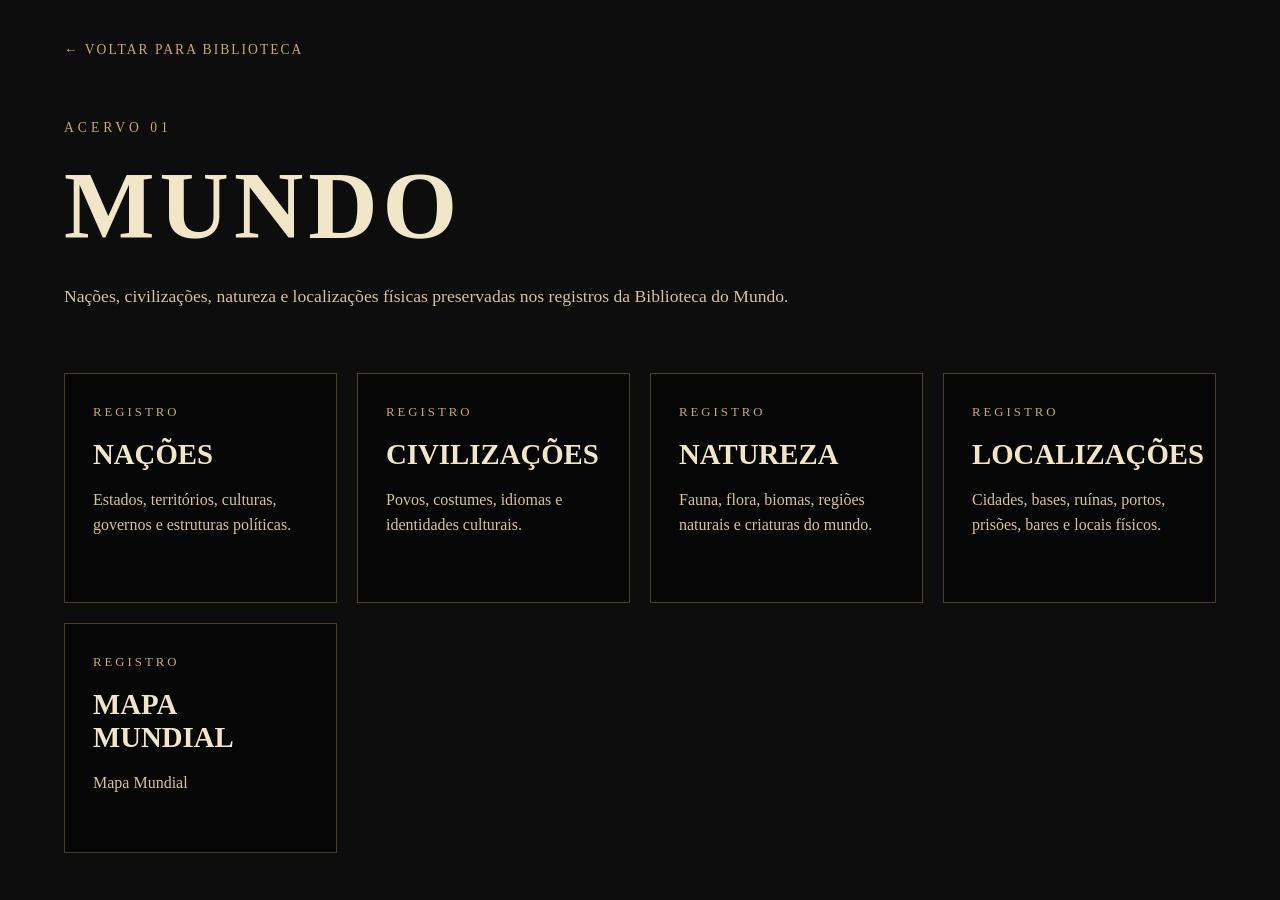
<file: pages/world/index.html>
<!DOCTYPE html>
<html lang="pt-BR">

<head>
    <!-- =========================================================
         CONFIGURAÇÕES BÁSICAS
         Define codificação de caracteres, responsividade
         e título exibido na aba do navegador.
         ========================================================= -->
    <meta charset="UTF-8" />
    <meta name="viewport" content="width=device-width, initial-scale=1.0" />
    <title>Mundo | Biblioteca do Mundo</title>

    <!-- =========================================================
         FOLHAS DE ESTILO
         Colecao.css controla a aparência das páginas de acervo.
         Global.css contém estilos e variáveis globais do site.
         ========================================================= -->
    <link rel="stylesheet" href="../../assets/styles/collection.css"/>
    <link rel="stylesheet" href="../../assets/styles/global.css"/>
</head>

<body>

    <!-- =========================================================
         PÁGINA DO ACERVO MUNDO
         Estrutura principal da página que agrupa as categorias
         relacionadas ao acervo "Mundo".
         ========================================================= -->
    <main class="pagina-acervo">

        <!-- ===== NAVEGAÇÃO DE RETORNO ===== -->
        <!-- Link para voltar à página inicial da biblioteca. -->
        <a href="../../index.html" class="link-voltar">
            ← Voltar para Biblioteca
        </a>

        <!-- =========================================================
             CABEÇALHO DO ACERVO
             Apresenta identificação, título e descrição principal
             do acervo Mundo.
             ========================================================= -->
        <section class="cabecalho-acervo">
            <span class="codigo-acervo">Acervo 01</span>
            <h1>Mundo</h1>
            <p>
                Nações, civilizações, natureza e localizações
                físicas preservadas nos registros da
                Biblioteca do Mundo.
            </p>
        </section>

        <!-- =========================================================
             GRADE DE CATEGORIAS
             Organiza os acessos para as subdivisões internas
             do acervo Mundo.
             ========================================================= -->
        <section class="grade-categorias">

            <!-- ===== CATEGORIA: NAÇÕES ===== -->
            <!-- Acesso aos registros políticos e territoriais. -->
            <a href="nations/index.html" class="cartao-categoria">
                <span>Registro</span>
                <h2>Nações</h2>
                <p>
                    Estados, territórios, culturas,
                    governos e estruturas políticas.
                </p>
            </a>

            <!-- ===== CATEGORIA: CIVILIZAÇÕES ===== -->
            <!-- Acesso aos registros culturais e sociais. -->
            <a href="/pagina-em-construcao.html" class="cartao-categoria">
                <span>Registro</span>
                <h2>Civilizações</h2>
                <p>
                    Povos, costumes, idiomas
                    e identidades culturais.
                </p>
            </a>

            <!-- ===== CATEGORIA: NATUREZA ===== -->
            <!-- Acesso aos registros naturais e biológicos. -->
            <a href="/pagina-em-construcao.html" class="cartao-categoria">
                <span>Registro</span>
                <h2>Natureza</h2>
                <p>
                    Fauna, flora, biomas, regiões naturais
                    e criaturas do mundo.
                </p>
            </a>

            <!-- ===== CATEGORIA: LOCALIZAÇÕES ===== -->
            <!-- Acesso aos registros de lugares físicos. -->
            <a href="/pagina-em-construcao.html" class="cartao-categoria">
                <span>Registro</span>
                <h2>Localizações</h2>
                <p>
                    Cidades, bases, ruínas, portos,
                    prisões, bares e locais físicos.
                </p>
            </a>

             <!-- ===== CATEGORIA: MAPAS ===== -->
            <!-- Acesso aos registros de Mapas. -->
            <a href="/pagina-em-construcao.html" class="cartao-categoria">
                <span>Registro</span>
                <h2>Mapa Mundial</h2>
                <p>
                    Mapa Mundial
                </p>
            </a>

        </section>

    </main>

</body>

</html>
</file>
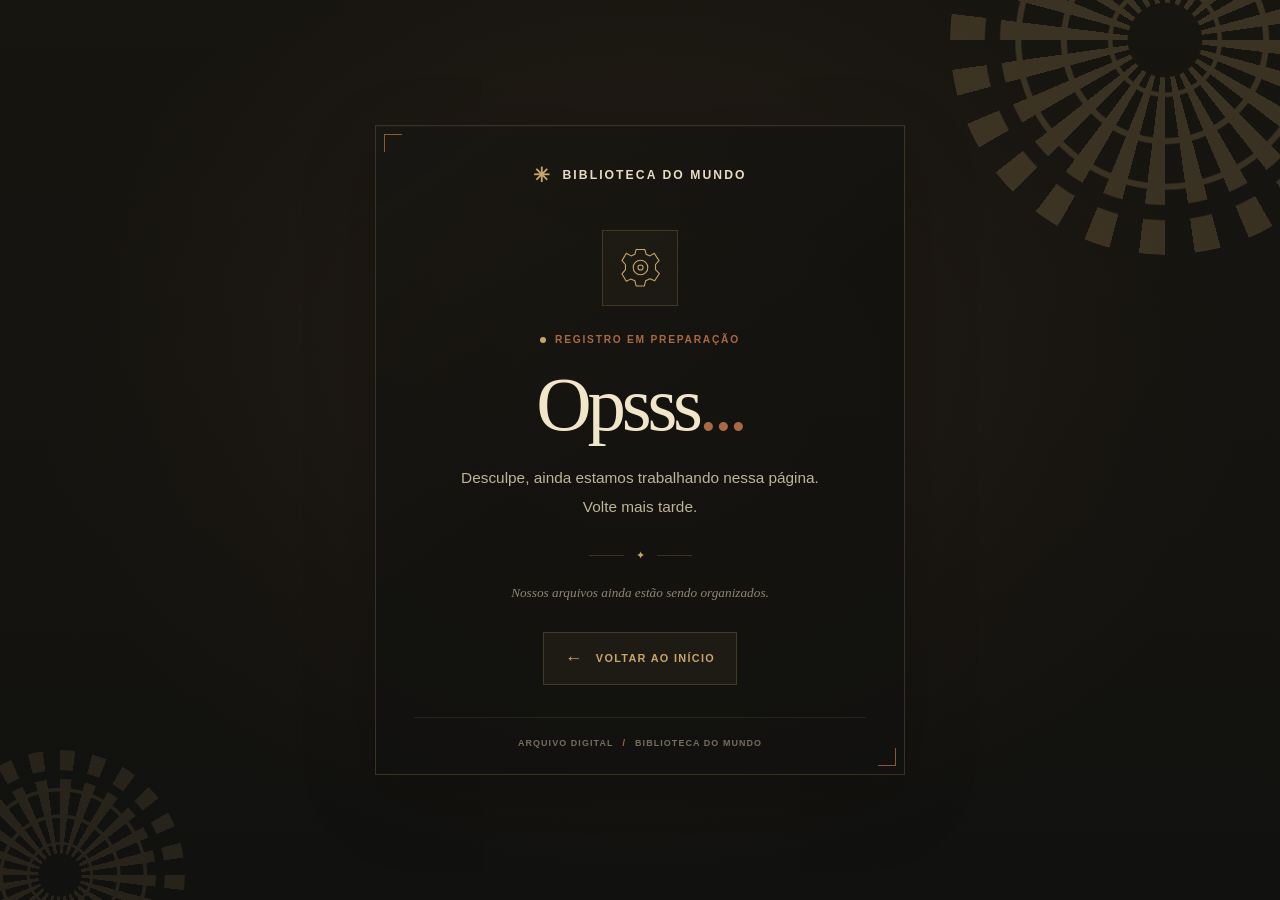
<file: pagina-em-construcao.html>
<!DOCTYPE html>
<html lang="pt-BR">

<head>
    <meta charset="UTF-8">
    <meta name="viewport" content="width=device-width, initial-scale=1.0">

    <title>Em construção | Biblioteca do Mundo</title>

    <link rel="stylesheet" href="assets/styles/pagina-em-construcao.css">
</head>

<body>

    <main class="pagina-construcao">

        <div class="engrenagem engrenagem-grande" aria-hidden="true"></div>
        <div class="engrenagem engrenagem-pequena" aria-hidden="true"></div>
        <div class="textura-fundo" aria-hidden="true"></div>

        <section class="aviso-construcao">

            <header class="cabecalho-construcao">
                <span class="simbolo-marca" aria-hidden="true">✳</span>
                <span>Biblioteca do Mundo</span>
            </header>

            <div class="icone-construcao" aria-hidden="true">
                <svg viewBox="0 0 100 100" fill="none">
                    <path
                        d="M40 8H60L63 19L72 23L82 17L93 34L85 43V55L94 64L83 81L72 76L62 81L59 93H40L37 81L27 77L17 82L7 65L15 55V43L7 34L17 17L28 23L37 19Z"
                        stroke="currentColor" stroke-width="2.5" stroke-linejoin="round" />
                    <circle cx="50" cy="50" r="17" stroke="currentColor" stroke-width="2.5" />
                    <circle cx="50" cy="50" r="6" stroke="currentColor" stroke-width="2.5" />
                </svg>
            </div>

            <span class="etiqueta-construcao">
                <span class="ponto-status"></span>
                Registro em preparação
            </span>

            <h1>
                Opsss<span>...</span>
            </h1>

            <p class="mensagem-construcao">
                Desculpe, ainda estamos trabalhando
                nessa página. Volte mais tarde.
            </p>

            <div class="linha-decorativa">
                <span></span>
                <i aria-hidden="true">✦</i>
                <span></span>
            </div>

            <p class="nota-construcao">
                Nossos arquivos ainda estão sendo organizados.
            </p>

            <a href="index.html" class="botao-voltar">
                <span aria-hidden="true">←</span>
                Voltar ao início
            </a>


            <footer class="rodape-construcao">
                <span>ARQUIVO DIGITAL</span>
                <span class="separador">/</span>
                <span>BIBLIOTECA DO MUNDO</span>
            </footer>

        </section>

    </main>

</body>

</html>
</file>
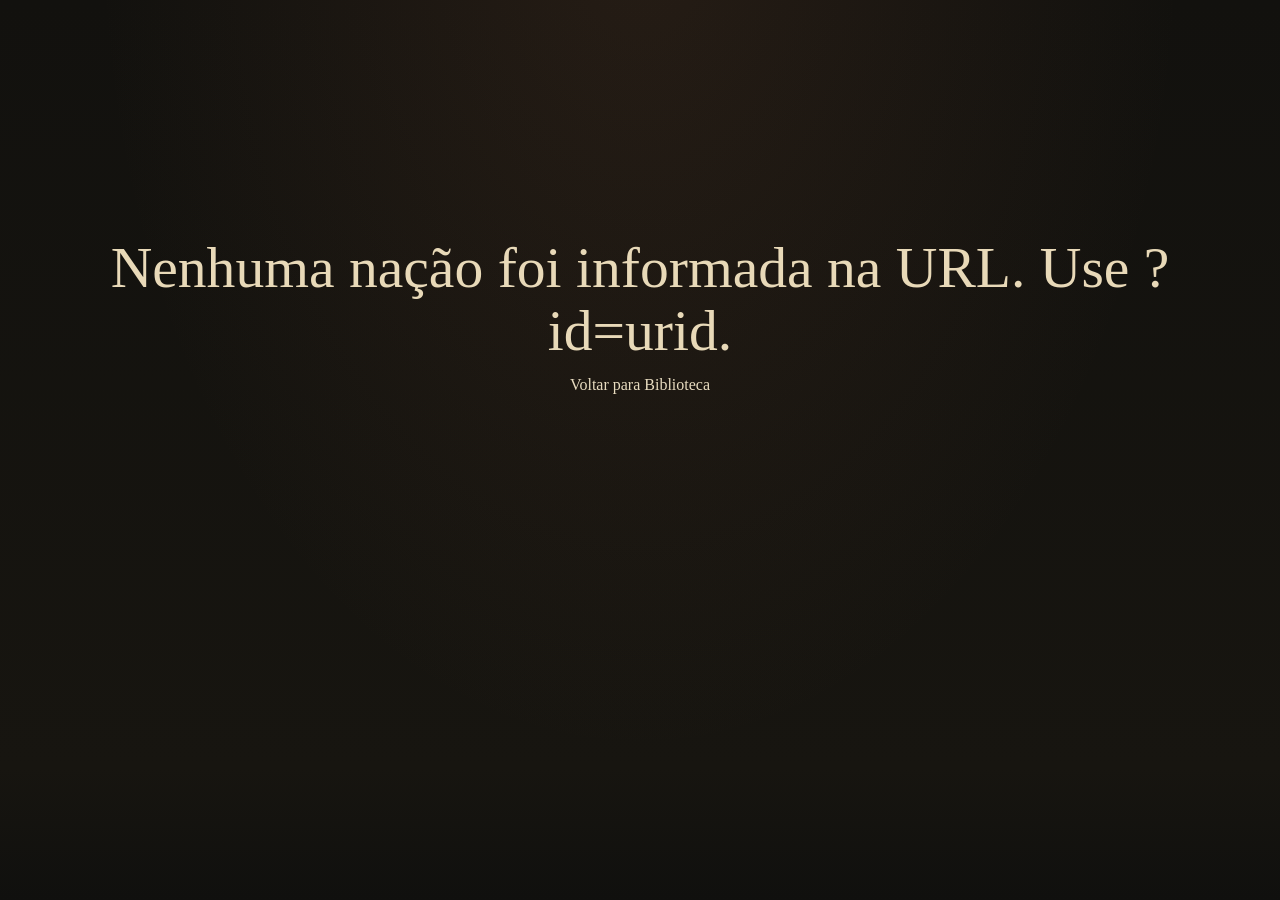
<file: pages/world/nations/nations-detail.html>
<!DOCTYPE html>
<html lang="pt-BR">

<head>
    <!-- =========================================================
         CONFIGURAÇÕES BÁSICAS
         Define codificação, responsividade e título da página.
         ========================================================= -->
    <meta charset="UTF-8">
    <meta name="viewport" content="width=device-width, initial-scale=1.0">
    <title>Ficha de Nação | Biblioteca do Mundo</title>

    <!-- =========================================================
         FOLHAS DE ESTILO
         Global.css contém a base visual do site.
         CategoriaDePages.css padroniza a página de categoria.
         Nacao.css controla a ficha detalhada de nação.
         ========================================================= -->
    <link rel="stylesheet" href="../../../assets/styles/global.css">
    <link rel="stylesheet" href="../../../assets/styles/pageCategory.css">
    <link rel="stylesheet" href="../../../assets/styles/nation.css">
</head>

<body>

    <!-- =========================================================
         FICHA DE NAÇÃO
         Página responsável por renderizar uma ficha completa
         da nação a partir dos dados carregados via JSON.
         ========================================================= -->
    <main class="pagina-ficha-nacao" id="paginaFichaNacao">

        <!-- ===== BARRA SUPERIOR ===== -->
        <!-- Contém o botão de retorno à página anterior. -->
        <header class="barra-superior">
            <a href="index.html" class="botao-voltar">
                ← Voltar
            </a>
        </header>

        <!-- =========================================================
             MÍDIA PRINCIPAL DO TOPO
             Área dinâmica para vídeo local, imagem ou YouTube.
             Conteúdo vindo de: midiaTopo.
             ========================================================= -->
        <header class="hero-nacao" id="midiaTopo"></header>

        <!-- =========================================================
             IDENTIFICAÇÃO DO REGISTRO
             Exibe nome, categoria, código, subtítulo e tags.
             Conteúdo vindo de: identificacao e tags.
             ========================================================= -->
        <section class="identificacao-registro" id="identificacao"></section>

        <!-- =========================================================
             FONTES DO REGISTRO
             Exibe versão, origem, integridade e dados de atualização.
             Conteúdo vindo de: versao e fontes.
             ========================================================= -->
        <section class="fontes-registro" id="fontes"></section>

        <!-- =========================================================
             RESUMO DO REGISTRO
             Imagem principal e campos rápidos da ficha.
             Conteúdo vindo de: resumo.
             ========================================================= -->
        <section class="resumo-registro" id="resumo"></section>

        <!-- =========================================================
             ESTATÍSTICAS DA NAÇÃO
             Indicadores como população, PIB, moeda, estabilidade,
             tecnologia e influência.
             Conteúdo vindo de: estatisticas.
             ========================================================= -->
        <section class="estatisticas-registro" id="estatisticas"></section>

        <!-- =========================================================
             ÍNDICE AUTOMÁTICO
             Navegação interna gerada a partir das seções principais
             e subseções da ficha.
             Conteúdo vindo de: indice e secoes.
             ========================================================= -->
        <nav class="indice-registro" id="indice"></nav>

        <!-- =========================================================
             CRONOLOGIA RESUMIDA
             Eventos rápidos, marcos históricos ou linha temporal.
             Conteúdo vindo de: cronologia.
             ========================================================= -->
        <section class="cronologia-registro" id="cronologia"></section>

        <!-- =========================================================
             CITAÇÕES IMPORTANTES
             Frases, lemas, trechos históricos ou citações marcantes.
             Conteúdo vindo de: citacoes.
             ========================================================= -->
        <section class="citacoes-registro" id="citacoes"></section>

        <!-- =========================================================
             SEÇÕES PRINCIPAIS DA FICHA
             Área onde todas as grandes seções são renderizadas:
             história, política, economia, população, cultura etc.
             Conteúdo vindo de: secoes.
             ========================================================= -->
        <section class="secoes-registro" id="secoes"></section>

        <!-- =========================================================
             VÍDEO FINAL DO REGISTRO
             Área opcional para vídeo antes das conexões
             e dos registros relacionados.
             Conteúdo vindo de: videoAntesDasConexoes.
             ========================================================= -->
        <section class="video-final-registro" id="videoAntesDasConexoes"></section>

        <!-- =========================================================
             REGISTROS RELACIONADOS
             Conexões com personagens, localizações, tecnologias,
             eventos, documentos e histórias.
             Conteúdo vindo de: relacionados.
             ========================================================= -->
        <section class="relacionados-registro" id="relacionados"></section>

        <!-- =========================================================
             GALERIA FINAL
             Imagens finais, artes, mapas ou referências visuais.
             Conteúdo vindo de: galeria.
             ========================================================= -->
        <section class="galeria-registro" id="galeria"></section>

    </main>

    <!-- =========================================================
         SCRIPT DA FICHA
         Responsável por carregar o JSON da nação e renderizar
         todas as áreas dinâmicas da página.
         ========================================================= -->
    <script src="../../../src/scripts/nation-Details.js"></script>

</body>

</html>
</file>
<file: assets/styles/collection.css>
/* =========================================================
   PÁGINA DE ACERVO
   Estilos para as páginas internas de cada acervo (Mundo,
   Narrativas, Personagens, etc.), com fundo temático e
   grade de categorias em cartões.
   ========================================================= */

.pagina-acervo {
    min-height: 100vh;
    padding: 40px 5%;
    /* Camada escura sobre a imagem de fundo definida
       individualmente via --imagem-fundo. */
    background:
        linear-gradient(
            rgba(0, 0, 0, .75),
            rgba(0, 0, 0, .90)
        ),
        var(--imagem-fundo);
    background-size: cover;
    background-position: center;
}

/* =========================================================
   LINK DE RETORNO
   Botão para voltar à página anterior ou ao nível superior.
   ========================================================= */

.link-voltar {
    display: inline-block;
    margin-bottom: 60px;
    color: var(--cor-destaque);
    text-transform: uppercase;
    letter-spacing: 2px;
    font-size: .85rem;
}

/* =========================================================
   CABEÇALHO DO ACERVO
   Agrupa código, título e descrição principal.
   ========================================================= */

.cabecalho-acervo {
    max-width: 850px;
    margin-bottom: 60px;
}

.codigo-acervo {
    color: var(--cor-destaque);
    text-transform: uppercase;
    letter-spacing: 4px;
    font-size: .85rem;
}

.cabecalho-acervo h1 {
    margin-top: 14px;
    font-size: clamp(3rem, 8vw, 6rem);
    text-transform: uppercase;
    letter-spacing: 5px;
}

.cabecalho-acervo p {
    margin-top: 20px;
    font-size: 1.1rem;
    line-height: 1.8;
    color: var(--cor-texto-secundario);
}

/* =========================================================
   GRADE DE CATEGORIAS
   Grid responsivo com colunas de largura mínima de 260px.
   ========================================================= */

.grade-categorias {
    display: grid;
    grid-template-columns: repeat(auto-fit, minmax(260px, 1fr));
    gap: 20px;
}

/* =========================================================
   CARTÃO DE CATEGORIA
   Cada item da grade, com animação de elevação ao hover.
   ========================================================= */

.cartao-categoria {
    min-height: 230px;
    padding: 28px;
    color: inherit;
    border: 1px solid var(--cor-borda);
    background: var(--cor-painel);
    transition:
        transform .35s ease,
        border-color .35s ease,
        background .35s ease;
}

.cartao-categoria:hover {
    transform: translateY(-8px);
    border-color: var(--cor-destaque);
    background: rgba(20, 15, 10, .85);
}

/* ===== IDENTIFICAÇÃO DA CATEGORIA ===== */

.cartao-categoria span {
    color: var(--cor-destaque);
    font-size: .8rem;
    letter-spacing: 3px;
    text-transform: uppercase;
}

/* ===== TÍTULO DA CATEGORIA ===== */

.cartao-categoria h2 {
    margin-top: 18px;
    font-size: 1.8rem;
    text-transform: uppercase;
}

/* ===== DESCRIÇÃO DA CATEGORIA ===== */

.cartao-categoria p {
    margin-top: 16px;
    color: var(--cor-texto-secundario);
    line-height: 1.6;
}
</file>
<file: assets/styles/global.css>
/* =========================================================
   RESET GLOBAL
   Remove margens e espaçamentos padrão dos navegadores
   e padroniza o cálculo das dimensões dos elementos.
   ========================================================= */

* {
    margin: 0;
    padding: 0;
    box-sizing: border-box; /* Inclui padding e borda no tamanho total. */
}


/* =========================================================
   VARIÁVEIS GLOBAIS
   Define a paleta principal utilizada em todo o site.
   As cores são reutilizadas através da função var().
   ========================================================= */

:root {
    /* ===== CORES DE FUNDO ===== */
    --cor-fundo: #0d0d0d;
    --cor-fundo-secundaria: #15110d;
    --cor-painel: rgba(0, 0, 0, 0.55);

    /* ===== CORES DE TEXTO ===== */
    --cor-texto: #f2e6c9;
    --cor-texto-secundario: #d6c29b;
    --cor-destaque: #c8a96a;

    /* ===== CORES DE INTERFACE ===== */
    --cor-borda: rgba(200, 169, 106, 0.35);
    --cor-sombra: rgba(0, 0, 0, 0.45);
}


/* =========================================================
   CORPO DA PÁGINA
   Aparência global e altura mínima para ocupar toda a tela.
   ========================================================= */

body {
    min-height: 100vh;
    background: var(--cor-fundo);
    color: var(--cor-texto);
    font-family: Georgia, serif; /* Fonte documental e clássica. */
}


/* =========================================================
   LINKS
   Remove sublinhado e herda a cor do elemento pai.
   ========================================================= */

a {
    color: inherit;
    text-decoration: none;
}


/* =========================================================
   IMAGENS
   Remove espaço inline e ocupa toda a largura disponível.
   ========================================================= */

img {
    display: block;
    width: 100%;
}
</file>
<file: assets/styles/pagina-em-construcao.css>
/* ==========================================================
   BIBLIOTECA DO MUNDO — PÁGINA EM CONSTRUÇÃO
   Identidade: arquivo steampunk editorial
   Paleta compatível com a ficha de nação
   ========================================================== */

:root {
    --construcao-carvao: #11110f;
    --construcao-carvao-2: #191713;
    --construcao-papel: #e8dcc0;
    --construcao-papel-suave: #bfb49a;
    --construcao-latao: #c6a66b;
    --construcao-cobre: #a96943;
    --construcao-linha: rgba(198, 166, 107, 0.22);
}

/* Base */

* {
    box-sizing: border-box;
    margin: 0;
    padding: 0;
}

html {
    min-height: 100%;
    background: var(--construcao-carvao);
}

body {
    min-height: 100vh;
    color: var(--construcao-papel);
    font-family: Arial, sans-serif;
    overflow-x: hidden;
}

::selection {
    background: var(--construcao-latao);
    color: var(--construcao-carvao);
}

/* Fundo */

.pagina-construcao {
    position: relative;
    isolation: isolate;

    display: grid;
    place-items: center;

    min-height: 100vh;
    min-height: 100svh;
    padding: 40px 20px;
    overflow: hidden;

    background:
        radial-gradient(
            ellipse at 50% 43%,
            rgba(169, 105, 67, 0.10),
            transparent 38rem
        ),
        linear-gradient(
            180deg,
            #171510 0%,
            #11110f 100%
        );
}

/* Textura discreta de papel e arquivo */

.textura-fundo {
    position: absolute;
    z-index: -1;
    inset: 0;
    pointer-events: none;
    opacity: 0.22;

    background-image:
        repeating-linear-gradient(
            0deg,
            transparent 0 5px,
            rgba(232, 220, 192, 0.025) 6px
        ),
        repeating-linear-gradient(
            90deg,
            transparent 0 79px,
            rgba(198, 166, 107, 0.035) 80px
        );
}

/* Engrenagens decorativas */

.engrenagem {
    position: absolute;
    z-index: -1;
    pointer-events: none;

    border-radius: 50%;
    opacity: 0.20;

    background:
        radial-gradient(
            circle,
            transparent 0 17%,
            var(--construcao-latao) 17.5% 18.5%,
            transparent 19% 32%,
            var(--construcao-latao) 32.5% 34%,
            transparent 34.5% 47%,
            var(--construcao-latao) 47.5% 49%,
            transparent 49.5%
        ),
        repeating-conic-gradient(
            from 0deg,
            var(--construcao-latao) 0deg 7deg,
            transparent 7deg 15deg
        );

    -webkit-mask-image: radial-gradient(
        circle,
        transparent 0 12%,
        #000 12.5% 54%,
        transparent 54.5% 59%,
        #000 59.5% 100%
    );

    mask-image: radial-gradient(
        circle,
        transparent 0 12%,
        #000 12.5% 54%,
        transparent 54.5% 59%,
        #000 59.5% 100%
    );

    animation: girar-engrenagem 100s linear infinite;
}

.engrenagem-grande {
    width: 430px;
    height: 430px;
    top: -175px;
    right: -100px;
}

.engrenagem-pequena {
    width: 250px;
    height: 250px;
    bottom: -100px;
    left: -65px;
    opacity: 0.12;
    animation-direction: reverse;
    animation-duration: 75s;
}

@keyframes girar-engrenagem {
    to {
        transform: rotate(360deg);
    }
}

/* Painel central */

.aviso-construcao {
    position: relative;
    width: min(100%, 530px);
    padding: 34px 38px 24px;
    text-align: center;

    border: 1px solid var(--construcao-linha);

    background:
        linear-gradient(
            145deg,
            rgba(198, 166, 107, 0.035),
            transparent 48%
        ),
        rgba(17, 17, 15, 0.78);

    box-shadow:
        0 24px 70px rgba(0, 0, 0, 0.18),
        inset 0 1px rgba(255, 255, 255, 0.018);
}

/* Cantos de moldura de arquivo */

.aviso-construcao::before,
.aviso-construcao::after {
    position: absolute;
    width: 17px;
    height: 17px;

    border-color: var(--construcao-cobre);
    border-style: solid;

    content: "";
    opacity: 0.8;
}

.aviso-construcao::before {
    top: 8px;
    left: 8px;
    border-width: 1px 0 0 1px;
}

.aviso-construcao::after {
    right: 8px;
    bottom: 8px;
    border-width: 0 1px 1px 0;
}

/* Identidade da Biblioteca */

.cabecalho-construcao {
    display: flex;
    justify-content: center;
    align-items: center;
    gap: 10px;

    color: var(--construcao-papel);
    font: 700 0.76rem/1.5 Arial, sans-serif;
    letter-spacing: 0.17em;
    text-transform: uppercase;
}

.simbolo-marca {
    color: var(--construcao-latao);
    font-size: 1.25rem;
}

/* Ícone central */

.icone-construcao {
    display: grid;
    place-items: center;

    width: 76px;
    height: 76px;
    margin: 40px auto 23px;

    border: 1px solid var(--construcao-linha);
    background: rgba(198, 166, 107, 0.035);

    color: var(--construcao-latao);
}

.icone-construcao svg {
    width: 43px;
    height: 43px;

    animation: girar-engrenagem 45s linear infinite;
}

/* Etiqueta de status */

.etiqueta-construcao {
    display: inline-flex;
    align-items: center;
    justify-content: center;
    gap: 9px;

    color: var(--construcao-cobre);
    font: 700 0.64rem/1.5 Arial, sans-serif;
    letter-spacing: 0.17em;
    text-transform: uppercase;
}

.ponto-status {
    width: 6px;
    height: 6px;
    flex: 0 0 auto;

    border-radius: 50%;
    background: var(--construcao-latao);
}

/* Mensagem principal */

.aviso-construcao h1 {
    margin-top: 19px;

    color: #f1e5ca;
    font: 500 clamp(3.4rem, 9vw, 4.8rem)/1 Georgia,
        "Times New Roman", serif;

    letter-spacing: -0.055em;
}

.aviso-construcao h1 span {
    color: var(--construcao-cobre);
}

.mensagem-construcao {
    max-width: 365px;
    margin: 20px auto 0;

    color: var(--construcao-papel-suave);
    font: 400 0.96rem/1.9 Arial, sans-serif;
}

/* Divisor editorial */

.linha-decorativa {
    display: flex;
    justify-content: center;
    align-items: center;
    gap: 12px;

    width: 120px;
    margin: 27px auto 20px;

    color: var(--construcao-latao);
}

.linha-decorativa span {
    width: 35px;
    height: 1px;
    background: var(--construcao-linha);
}

.linha-decorativa i {
    font-size: 0.7rem;
    font-style: normal;
}

.nota-construcao {
    color: #8f8775;
    font: italic 0.83rem/1.7 Georgia, serif;
}

/* Rodapé técnico */

.rodape-construcao {
    display: flex;
    flex-wrap: wrap;
    justify-content: center;
    gap: 9px;

    margin-top: 32px;
    padding-top: 18px;

    border-top: 1px solid rgba(198, 166, 107, 0.12);

    color: #756d5d;
    font: 700 0.56rem/1.6 Arial, sans-serif;
    letter-spacing: 0.12em;
}

.separador {
    color: var(--construcao-cobre);
}

/* Responsividade */

@media (max-width: 520px) {
    .pagina-construcao {
        padding: 24px 16px;
    }

    .aviso-construcao {
        padding: 30px 20px 22px;
    }

    .cabecalho-construcao {
        font-size: 0.68rem;
        letter-spacing: 0.12em;
    }

    .icone-construcao {
        width: 66px;
        height: 66px;
        margin-top: 34px;
    }

    .aviso-construcao h1 {
        font-size: clamp(3.2rem, 14vw, 4rem);
    }

    .mensagem-construcao {
        font-size: 0.9rem;
    }

    .engrenagem-grande {
        width: 300px;
        height: 300px;
        top: -100px;
        right: -140px;
    }

    .engrenagem-pequena {
        width: 200px;
        height: 200px;
        bottom: -75px;
        left: -100px;
    }
}

/* Acessibilidade: movimento reduzido */

@media (prefers-reduced-motion: reduce) {
    .engrenagem,
    .icone-construcao svg {
        animation: none;
    }
}


/* Botão de retorno */

.botao-voltar {
    display: inline-flex;
    align-items: center;
    justify-content: center;
    gap: 12px;

    margin-top: 28px;
    padding: 13px 21px;

    border: 1px solid var(--construcao-linha);
    background: rgba(198, 166, 107, 0.06);

    color: var(--construcao-latao);
    font: 700 0.68rem/1.4 Arial, sans-serif;
    letter-spacing: 0.12em;
    text-decoration: none;
    text-transform: uppercase;

    transition:
        background 180ms ease,
        border-color 180ms ease,
        color 180ms ease,
        transform 180ms ease;
}

.botao-voltar span {
    font-size: 1.1rem;
    transition: transform 180ms ease;
}

.botao-voltar:hover {
    border-color: var(--construcao-latao);
    background: rgba(198, 166, 107, 0.13);
    color: var(--construcao-papel);

    transform: translateY(-2px);
}

.botao-voltar:hover span {
    transform: translateX(-3px);
}

.botao-voltar:focus-visible {
    outline: 2px solid var(--construcao-latao);
    outline-offset: 4px;
}

@media (prefers-reduced-motion: reduce) {
    .botao-voltar,
    .botao-voltar span {
        transition: none;
    }
}
</file>
<file: assets/styles/pageCategory.css>
/* =========================================================
   PÁGINA DE CATEGORIA
   Estilos para as páginas que listam registros de uma
   categoria específica (ex: Nações, Personagens, etc.).
   ========================================================= */

.pagina-categoria {
    min-height: 100vh;
    /* Combina um brilho radial no topo com gradiente vertical
       entre os fundos principal e secundário. */
    background:
        radial-gradient(
            circle at top,
            rgba(200, 169, 106, 0.08),
            transparent 35%
        ),
        linear-gradient(
            to bottom,
            var(--cor-fundo-secundaria),
            var(--cor-fundo)
        );
}

/* =========================================================
   BARRA SUPERIOR
   Contém o botão de retorno e a área de busca da categoria.
   ========================================================= */

.barra-superior {
    height: 72px;
    padding: 0 48px;
    background: #080808;
    border-bottom: 1px solid rgba(200, 169, 106, 0.18);
    display: flex;
    align-items: center;
    justify-content: space-between;
}

/* ===== BOTÃO DE RETORNO ===== */

.botao-voltar {
    color: var(--cor-texto);
    text-transform: uppercase;
    letter-spacing: 2px;
    font-size: 0.85rem;
    font-weight: bold;
    transition: color 0.3s ease;
}

.botao-voltar:hover {
    color: var(--cor-destaque);
}

/* ===== ÁREA DE BUSCA ===== */

.area-busca {
    width: 300px;
    height: 42px;
    padding: 0 14px;
    display: flex;
    align-items: center;
    gap: 10px;
    background: rgba(255, 255, 255, 0.04);
    border: 1px solid var(--cor-borda);
}

.icone-busca {
    color: var(--cor-destaque);
    font-size: 1.1rem;
}

.area-busca input {
    width: 100%;
    border: none;
    outline: none;
    background: transparent;
    color: var(--cor-texto);
    font-size: 0.95rem;
}

.area-busca input::placeholder {
    color: #9f927a;
}

/* =========================================================
   CABEÇALHO DA CATEGORIA
   Apresenta código, título e descrição introdutória.
   ========================================================= */

.cabecalho-categoria {
    padding: 80px 5% 90px;
    text-align: center;
    border-bottom: 1px solid rgba(200, 169, 106, 0.18);
}

.codigo-categoria {
    color: var(--cor-destaque);
    text-transform: uppercase;
    letter-spacing: 4px;
    font-size: 0.8rem;
}

.cabecalho-categoria h1 {
    margin-top: 16px;
    font-size: clamp(3rem, 7vw, 6rem);
    text-transform: uppercase;
    letter-spacing: 5px;
    color: var(--cor-texto);
}

.cabecalho-categoria p {
    max-width: 850px;
    margin: 22px auto 0;
    font-size: 1.15rem;
    line-height: 1.7;
    color: var(--cor-texto-secundario);
}

/* =========================================================
   GRADE DE REGISTROS
   Grade com quatro colunas responsivas para os cartões.
   ========================================================= */

.grade-registros {
    padding: 52px 5% 90px;
    display: grid;
    grid-template-columns: repeat(4, 1fr);
    gap: 32px;
}

/* =========================================================
   CARTÃO DE REGISTRO
   Cada item da categoria, com imagem e texto sobreposto.
   ========================================================= */

.cartao-registro {
    position: relative;
    height: 430px;
    overflow: hidden;
    color: var(--cor-texto);
    background: #111;
    border: 1px solid var(--cor-borda);
    box-shadow: 0 14px 28px var(--cor-sombra);
    transition:
        transform 0.35s ease,
        border-color 0.35s ease,
        box-shadow 0.35s ease;
}

.cartao-registro:hover {
    transform: translateY(-8px);
    border-color: var(--cor-destaque);
    box-shadow:
        0 0 0 1px rgba(200, 169, 106, 0.45),
        0 0 24px rgba(200, 169, 106, 0.45),
        0 20px 38px rgba(0, 0, 0, 0.65);
}

/* ===== IMAGEM DO REGISTRO ===== */

.cartao-registro img {
    width: 100%;
    height: 100%;
    object-fit: cover;
    transition:
        transform 0.45s ease,
        filter 0.45s ease;
}

.cartao-registro:hover img {
    transform: scale(1.08);
    filter: brightness(0.48) saturate(0.85);
}

/* ===== CONTEÚDO SOBREPOSTO ===== */

.conteudo-registro {
    position: absolute;
    inset: auto 0 0 0;
    padding: 28px;
    min-height: 170px;
    display: flex;
    flex-direction: column;
    justify-content: flex-end;
    /* Gradiente escuro na base para garantir legibilidade. */
    background:
        linear-gradient(
            to top,
            rgba(0, 0, 0, .95),
            rgba(0, 0, 0, .02)
        );
}

.conteudo-registro span {
    color: var(--cor-destaque);
    font-size: 0.75rem;
    letter-spacing: 3px;
    text-transform: uppercase;
}

.conteudo-registro h2 {
    margin-top: 10px;
    font-size: 1.7rem;
    text-transform: uppercase;
    letter-spacing: 1px;
}

/* ===== DESCRIÇÃO (OCULTA INICIALMENTE) ===== */

.conteudo-registro p {
    margin-top: 14px;
    color: var(--cor-texto-secundario);
    line-height: 1.5;
    max-height: 0;
    opacity: 0;
    overflow: hidden;
    transform: translateY(15px);
    transition:
        opacity .35s,
        transform .35s,
        max-height .35s;
}

.cartao-registro:hover .conteudo-registro p {
    max-height: 150px;
    opacity: 1;
    transform: translateY(0);
}

/* =========================================================
   RESPONSIVIDADE
   ========================================================= */

@media (max-width: 1100px) {
    .grade-registros {
        grid-template-columns: repeat(2, 1fr);
    }
}

@media (max-width: 700px) {
    .barra-superior {
        height: auto;
        padding: 20px;
        gap: 18px;
        flex-direction: column;
        align-items: stretch;
    }

    .area-busca {
        width: 100%;
    }

    .cabecalho-categoria {
        padding: 56px 6% 64px;
    }

    .grade-registros {
        grid-template-columns: 1fr;
        padding: 36px 6% 70px;
    }

    .cartao-registro {
        height: 360px;
    }

    /* Em dispositivos móveis, mantém a descrição sempre visível. */
    .conteudo-registro p {
        opacity: 1;
    }
}
</file>
<file: assets/styles/nation.css>
/* ==========================================================
   BIBLIOTECA DO MUNDO — FICHA DE NAÇÃO
   Direção visual: arquivo cartográfico steampunk, latão envelhecido,
   papel de arquivo, carvão, cobre e tipografia editorial.
   Compatível com nation-Details.js e com styles/global.css.
   ========================================================== */

:root {
  --nacao-carvao: #11110f;
  --nacao-carvao-2: #191713;
  --nacao-papel: #e8dcc0;
  --nacao-papel-suave: #bfb49a;
  --nacao-latao: #c6a66b;
  --nacao-cobre: #a96943;
  --nacao-verde: #657b69;
  --nacao-linha: rgba(198, 166, 107, .28);
  --nacao-linha-forte: rgba(198, 166, 107, .58);
  --nacao-sombra: 0 24px 60px rgba(0, 0, 0, .34);
  --nacao-largura: 1240px;
}

html {
  scroll-behavior: smooth;
  scroll-padding-top: 88px;
}

body {
  overflow-x: hidden;
}

body:has(#paginaFichaNacao),
body:has(.pagina-ficha-nacao) {
  background: var(--nacao-carvao);
  color: var(--nacao-papel);
}

::selection {
  background: var(--nacao-latao);
  color: #17130d;
}

::-webkit-scrollbar {
  width: 9px;
  height: 9px;
}

::-webkit-scrollbar-track {
  background: #0b0b0a;
}

::-webkit-scrollbar-thumb {
  background: #806844;
  border: 2px solid #0b0b0a;
  border-radius: 10px;
}

::-webkit-scrollbar-thumb:hover {
  background: var(--nacao-latao);
}

.pagina-ficha-nacao,
#paginaFichaNacao {
  position: relative;
  min-height: 100vh;
  overflow: clip;
  isolation: isolate;
  color: var(--nacao-papel);
  background:
    radial-gradient(ellipse at 50% -8%, rgba(169, 105, 67, .13), transparent 34rem),
    linear-gradient(180deg, #12110e 0%, #171510 48rem, #10100e 100%);
}

.pagina-ficha-nacao::before,
#paginaFichaNacao::before {
  position: absolute;
  z-index: -1;
  inset: 0;
  pointer-events: none;
  content: "";
  opacity: .16;
  background-image: repeating-linear-gradient(0deg, transparent 0 5px, rgba(231, 214, 176, .025) 6px);
}

.pagina-ficha-nacao :is(h1, h2, h3, h4, h5, p, figure, blockquote) {
  overflow-wrap: anywhere;
}

.pagina-ficha-nacao a,
#paginaFichaNacao a {
  color: inherit;
}

.pagina-ficha-nacao img,
#paginaFichaNacao img {
  max-width: 100%;
}

.pagina-ficha-nacao :focus-visible,
#paginaFichaNacao :focus-visible {
  outline: 2px solid var(--nacao-latao);
  outline-offset: 4px;
}

/* HERO — imagem cinematográfica e moldura de arquivo */
#midiaTopo,
.hero-nacao {
  position: relative;
  height: clamp(300px, 43vw, 570px);
  min-height: 260px;
  overflow: hidden;
  background:
    linear-gradient(120deg, rgba(44, 32, 20, .95), rgba(8, 8, 7, .96)),
    #15110c;
  border-bottom: 1px solid var(--nacao-linha-forte);
}

#midiaTopo::after,
.hero-nacao::after {
  position: absolute;
  inset: 18px;
  border: 1px solid rgba(232, 220, 192, .2);
  content: "";
  pointer-events: none;
}

#midiaTopo img,
#midiaTopo video,
#midiaTopo iframe,
.hero-nacao img,
.hero-nacao video,
.hero-nacao iframe {
  display: block;
  width: 100%;
  height: 100%;
  object-fit: cover;
  border: 0;
  filter: saturate(.72) sepia(.16) contrast(1.06);
}

#midiaTopo iframe,
.hero-nacao iframe {
  position: absolute;
  inset: 0;
}

.sombra-hero {
  position: absolute;
  inset: 0;
  background:
    linear-gradient(90deg, rgba(10, 10, 8, .72), rgba(10, 10, 8, .12) 65%, rgba(10, 10, 8, .45)),
    linear-gradient(0deg, #14130f 0%, transparent 55%);
  pointer-events: none;
}

.hero-sem-midia {
  height: 230px !important;
}

.hero-sem-midia::before {
  position: absolute;
  inset: 0;
  content: "";
  background:
    repeating-linear-gradient(135deg, transparent 0 38px, rgba(198, 166, 107, .035) 39px 40px),
    radial-gradient(circle at 80% 30%, rgba(169, 105, 67, .18), transparent 30rem);
}

#identificacao,
.identificacao-registro {
  position: relative;
  z-index: 2;
  width: min(var(--nacao-largura), calc(100% - 64px));
  margin: -118px auto 0;
  padding: 0 0 44px;
}

.categoria-registro {
  display: inline-flex;
  align-items: center;
  gap: 12px;
  margin-bottom: 18px;
  color: var(--nacao-latao);
  font: 700 .72rem/1.3 Arial, sans-serif;
  letter-spacing: .24em;
  text-transform: uppercase;
}

.categoria-registro::before {
  width: 34px;
  height: 1px;
  background: var(--nacao-cobre);
  content: "";
}

.codigo-registro,
.selo-registro {
  display: inline-block;
  margin: 0 0 20px;
  padding: 7px 12px;
  border: 1px solid var(--nacao-linha-forte);
  background: rgba(17, 17, 15, .84);
  color: var(--nacao-latao);
  font: 700 .67rem/1.4 "Courier New", monospace;
  letter-spacing: .12em;
  text-transform: uppercase;
}

#identificacao h1,
.identificacao-registro h1 {
  max-width: 1050px;
  margin: 0;
  color: #f1e5ca;
  font: 500 clamp(2.8rem, 7.8vw, 7rem)/.98 Georgia, "Times New Roman", serif;
  letter-spacing: -.045em;
  text-transform: uppercase;
  text-shadow: 0 5px 24px rgba(0, 0, 0, .48);
}

.subtitulo-registro,
.identificacao-registro>p {
  max-width: 760px;
  margin: 22px 0 0;
  color: #c7baa0;
  font: italic clamp(1.05rem, 1.8vw, 1.35rem)/1.65 Georgia, serif;
}

.tags-registro {
  display: flex;
  flex-wrap: wrap;
  gap: 8px;
  margin-top: 26px;
}

.tags-registro span,
.micro-etiqueta {
  padding: 7px 10px;
  border: 1px solid rgba(198, 166, 107, .25);
  background: rgba(10, 10, 8, .48);
  color: #c9b17d;
  font: 700 .64rem/1.4 Arial, sans-serif;
  letter-spacing: .1em;
  text-transform: uppercase;
}

/* Layout de conteúdo e cabeçalhos */
.fontes-registro,
.resumo-registro,
.estatisticas-registro,
.cronologia-registro,
.citacoes-registro,
.video-final-registro,
.relacionados-registro,
.galeria-registro,
.secoes-registro {
  width: min(var(--nacao-largura), calc(100% - 64px));
  margin-inline: auto;
  padding: 66px 0;
}

.cabecalho-secao {
  margin-bottom: 32px;
}

.cabecalho-secao>span,
.titulo-secao-nacao>span {
  display: block;
  color: var(--nacao-cobre);
  font: 700 .68rem/1.5 Arial, sans-serif;
  letter-spacing: .25em;
  text-align: center;
  text-transform: uppercase;
}

.cabecalho-secao h2,
.estatisticas-registro h2,
.titulo-secao-nacao h2 {
  max-width: 900px;
  margin: 12px auto 0;
  color: #e9dcc0;
  font: 500 clamp(2rem, 4.7vw, 4.25rem)/1.04 Georgia, serif;
  letter-spacing: -.035em;
  text-align: center;
  text-transform: uppercase;
}

.cabecalho-secao p {
  max-width: 760px;
  margin: 18px auto 0;
  color: var(--nacao-papel-suave);
  font-size: 1rem;
  line-height: 1.8;
  text-align: center;
}

.cabecalho-secao::after {
  display: block;
  width: 68px;
  height: 2px;
  margin: 24px auto 0;
  background: linear-gradient(90deg, var(--nacao-cobre), var(--nacao-latao));
  content: "";
}

.secoes-registro {
  padding-top: 30px;
}

/* Fontes — catálogo de documentos */
.grade-fontes {
  display: grid;
  grid-template-columns: repeat(3, minmax(0, 1fr));
  gap: 14px;
}

.cartao-fonte {
  position: relative;
  min-width: 0;
  padding: 23px 24px 24px;
  border: 1px solid var(--nacao-linha);
  background: linear-gradient(145deg, rgba(43, 35, 23, .68), rgba(16, 16, 14, .8));
  box-shadow: inset 0 1px rgba(255, 255, 255, .025);
}

.cartao-fonte::before {
  position: absolute;
  top: -1px;
  left: 22px;
  width: 42px;
  height: 2px;
  background: var(--nacao-cobre);
  content: "";
}

.cartao-fonte h3 {
  margin: 0 0 12px;
  color: var(--nacao-latao);
  font: 700 .76rem/1.5 Arial, sans-serif;
  letter-spacing: .12em;
  text-transform: uppercase;
}

.cartao-fonte p {
  margin: 0;
  color: var(--nacao-papel-suave);
  font-size: .92rem;
  line-height: 1.75;
}

.cartao-meta {
  color: var(--nacao-papel-suave);
  font-size: .82rem;
  line-height: 1.6;
}

/* Resumo: imagem editorial + painel de dados */
.resumo-registro {
  display: grid;
  grid-template-columns: minmax(0, 1.05fr) minmax(0, .95fr);
  align-items: stretch;
  gap: 26px;
}

.imagem-resumo {
  position: relative;
  min-height: 410px;
  overflow: hidden;
  border: 1px solid var(--nacao-linha-forte);
  background: #242017;
}

.imagem-resumo::after {
  position: absolute;
  inset: 12px;
  border: 1px solid rgba(232, 220, 192, .18);
  content: "";
  pointer-events: none;
}

.imagem-resumo img {
  display: block;
  width: 100%;
  height: 100%;
  min-height: 410px;
  object-fit: cover;
  filter: sepia(.16) saturate(.78);
}

.painel-resumo {
  padding: clamp(24px, 3.5vw, 42px);
  border: 1px solid var(--nacao-linha);
  background:
    linear-gradient(135deg, rgba(42, 34, 23, .6), transparent 55%),
    #171612;
}

.painel-resumo h2 {
  margin: 0 0 24px;
  color: var(--nacao-latao);
  font: 500 1.45rem/1.25 Georgia, serif;
  letter-spacing: .06em;
  text-transform: uppercase;
}

.painel-resumo ul,
.lista-dados {
  margin: 0;
  padding: 0;
  list-style: none;
}

.painel-resumo li,
.linha-dado {
  display: grid;
  grid-template-columns: minmax(100px, .72fr) minmax(0, 1.28fr);
  gap: 18px;
  padding: 14px 0;
  border-bottom: 1px solid rgba(198, 166, 107, .16);
  color: var(--nacao-papel-suave);
  font-size: .9rem;
  line-height: 1.55;
}

.painel-resumo li:last-child,
.linha-dado:last-child {
  border-bottom: 0;
}

.painel-resumo strong,
.linha-dado strong {
  color: #e7d8b8;
  font-weight: 600;
}

/* Estatísticas: placas de medição e indicadores */
.grade-estatisticas {
  display: grid;
  grid-template-columns: repeat(4, minmax(0, 1fr));
  gap: 14px;
  margin-top: 34px;
}

.cartao-estatistica {
  position: relative;
  min-height: 180px;
  padding: 26px 22px;
  border: 1px solid var(--nacao-linha);
  background:
    linear-gradient(145deg, rgba(198, 166, 107, .07), transparent 60%),
    #171612;
}

.cartao-estatistica::after {
  position: absolute;
  right: 13px;
  bottom: 13px;
  width: 24px;
  height: 24px;
  border-right: 1px solid var(--nacao-cobre);
  border-bottom: 1px solid var(--nacao-cobre);
  content: "";
  opacity: .75;
}

.cartao-estatistica span,
.numero-indicador {
  display: block;
  margin-bottom: 16px;
  color: var(--nacao-latao);
  font: 500 clamp(2rem, 3vw, 3.15rem)/1 Georgia, serif;
}

.cartao-estatistica h3 {
  margin: 0 0 10px;
  color: #e7dcc4;
  font: 700 .75rem/1.45 Arial, sans-serif;
  letter-spacing: .12em;
  text-transform: uppercase;
}

.cartao-estatistica p {
  margin: 0;
  color: var(--nacao-papel-suave);
  font-size: .87rem;
  line-height: 1.65;
}

/* Índice fixo, estilo trilho de navegação */
.indice-registro {
  position: sticky;
  top: 0;
  z-index: 30;
  display: flex;
  align-items: center;
  gap: 8px;
  padding: 10px max(32px, calc((100vw - var(--nacao-largura)) / 2));
  overflow-x: auto;
  border-block: 1px solid var(--nacao-linha);
  background: rgba(14, 14, 12, .94);
  box-shadow: 0 10px 30px rgba(0, 0, 0, .2);
  backdrop-filter: blur(14px);
  scrollbar-width: thin;
}

.indice-cabecalho {
  flex: 0 0 auto;
  margin-right: 12px;
  color: var(--nacao-cobre);
  font: 700 .62rem/1.4 Arial, sans-serif;
  letter-spacing: .18em;
  text-transform: uppercase;
}

.links-indice {
  display: flex;
  flex: 0 0 auto;
  gap: 8px;
}

.indice-registro a,
.botao-indice,
.abrir-registro {
  display: inline-flex;
  align-items: center;
  justify-content: center;
  flex: 0 0 auto;
  min-height: 39px;
  padding: 9px 13px;
  border: 1px solid rgba(198, 166, 107, .23);
  background: rgba(255, 255, 255, .018);
  color: #c8bda5;
  font: 700 .64rem/1.35 Arial, sans-serif;
  letter-spacing: .075em;
  text-align: center;
  text-decoration: none;
  text-transform: uppercase;
  cursor: pointer;
  transition: border-color .2s, background .2s, color .2s, transform .2s;
}

.indice-registro a:hover,
.botao-indice:hover,
.abrir-registro:hover {
  border-color: var(--nacao-latao);
  background: rgba(198, 166, 107, .1);
  color: #f1dfb7;
}

.botao-indice:active,
.abrir-registro:active {
  transform: translateY(1px);
}

/* Cronologia — linha do tempo */
.linha-tempo {
  position: relative;
  max-width: 940px;
  margin: 0 auto;
  padding-left: 34px;
}

.linha-tempo::before {
  position: absolute;
  top: 5px;
  bottom: 10px;
  left: 8px;
  width: 1px;
  background: linear-gradient(var(--nacao-cobre), var(--nacao-linha), transparent);
  content: "";
}

.item-cronologia {
  position: relative;
  margin: 0 0 28px;
  padding: 0 0 25px 18px;
  border-bottom: 1px solid rgba(198, 166, 107, .13);
}

.item-cronologia::before {
  position: absolute;
  top: 6px;
  left: -31px;
  width: 9px;
  height: 9px;
  border: 2px solid var(--nacao-latao);
  border-radius: 50%;
  background: var(--nacao-carvao);
  box-shadow: 0 0 0 5px rgba(198, 166, 107, .08);
  content: "";
}

.item-cronologia:last-child {
  border-bottom: 0;
}

.item-cronologia h3 {
  margin: 0 0 8px;
  color: #e6d8b8;
  font: 500 1.35rem/1.35 Georgia, serif;
}

.item-cronologia time,
.periodo-data,
.periodo-selo {
  color: var(--nacao-latao);
  font: 700 .7rem/1.5 "Courier New", monospace;
  letter-spacing: .08em;
  text-transform: uppercase;
}

/* Espaço entre a descrição do período e a linha do tempo */
.eventos-periodo {
    margin-top: 24px;
}

/* Mantém o espaçamento padrão entre os eventos */
.eventos-periodo .item-cronologia {
    margin-top: 0;
}

.item-cronologia p {
  margin: 10px 0 0;
  color: var(--nacao-papel-suave);
  line-height: 1.8;
}

/* Citações */
.grade-citacoes {
  display: grid;
  grid-template-columns: repeat(2, minmax(0, 1fr));
  gap: 16px;
}

.cartao-citacao {
  position: relative;
  margin: 0;
  padding: 30px 30px 26px;
  border: 1px solid var(--nacao-linha);
  background: #171612;
}

.cartao-citacao .aspas {
  display: block;
  height: 34px;
  color: var(--nacao-cobre);
  font: 4rem/.9 Georgia, serif;
}

.cartao-citacao p {
  margin: 8px 0 18px;
  color: #d6c9ad;
  font: italic 1.12rem/1.75 Georgia, serif;
}

.cartao-citacao cite {
  color: var(--nacao-latao);
  font: 700 .69rem/1.5 Arial, sans-serif;
  letter-spacing: .12em;
  text-transform: uppercase;
}

/* Capítulos e subseções — composição editorial */
.secao-nacao {
  position: relative;
  margin: 0 0 50px;
  padding: clamp(26px, 5vw, 58px);
  border: 1px solid var(--nacao-linha);
  background:
    linear-gradient(135deg, rgba(198, 166, 107, .035), transparent 32%),
    rgba(15, 15, 13, .72);
  box-shadow: var(--nacao-sombra);
}

.secao-nacao::before,
.secao-nacao::after {
  position: absolute;
  width: 22px;
  height: 22px;
  border-color: var(--nacao-cobre);
  border-style: solid;
  content: "";
  opacity: .8;
}

.secao-nacao::before {
  top: 9px;
  left: 9px;
  border-width: 1px 0 0 1px;
}

.secao-nacao::after {
  right: 9px;
  bottom: 9px;
  border-width: 0 1px 1px 0;
}

.titulo-secao-nacao {
  margin-bottom: 38px;
}

.titulo-secao-nacao h2 {
  max-width: 900px;
  margin-top: 10px;
}

.subsecao-nacao {
  max-width: 900px;
  margin: 42px auto 0;
}

.subsecao-nacao h3 {
  margin: 0 0 20px;
  color: var(--nacao-latao);
  font: 500 clamp(1.35rem, 2.3vw, 1.8rem)/1.3 Georgia, serif;
  text-align: left;
}

.conteudo-subsecao {
  color: var(--nacao-papel-suave);
}

.bloco-texto p {
  margin: 0 0 19px;
  color: #c9bea6;
  font-size: 1rem;
  line-height: 1.95;
  text-align: left;
}

.bloco-texto p:last-child {
  margin-bottom: 0;
}

/* Cartões narrativos e facções */
.bloco-cartao,
.cartao-faccao {
  padding: 20px 23px;
  border: 1px solid rgba(198, 166, 107, .2);
  border-left: 3px solid var(--nacao-cobre);
  background: linear-gradient(100deg, rgba(169, 105, 67, .08), rgba(255, 255, 255, .012));
}

.bloco-cartao {
  margin: 18px 0;
}

.bloco-cartao h4,
.cartao-faccao h4 {
  margin: 0 0 9px;
  color: #dfc18a;
  font: 700 .79rem/1.5 Arial, sans-serif;
  letter-spacing: .1em;
  text-transform: uppercase;
}

.bloco-cartao p,
.cartao-faccao p {
  margin: 0;
  color: var(--nacao-papel-suave);
  line-height: 1.8;
}

.lista-faccoes {
  display: grid;
  grid-template-columns: repeat(2, minmax(0, 1fr));
  gap: 14px;
  margin-top: 20px;
}

/* Listas, tabelas e comparações */
.bloco-lista {
  padding-left: 1.25rem;
  color: #c9bea6;
  line-height: 1.9;
}

.bloco-lista li {
  padding-left: 5px;
  margin: 4px 0;
}

.bloco-lista li::marker {
  color: var(--nacao-cobre);
}

.bloco-tabela,
.tabela-rolagem {
  margin: 24px 0;
  overflow-x: auto;
  border: 1px solid var(--nacao-linha);
}

.bloco-tabela h4 {
  padding: 15px 17px 0;
  color: var(--nacao-latao);
  font: 700 .76rem/1.5 Arial, sans-serif;
  letter-spacing: .1em;
  text-transform: uppercase;
}

.bloco-tabela table {
  width: 100%;
  border-collapse: collapse;
  background: rgba(10, 10, 8, .35);
}

.bloco-tabela th,
.bloco-tabela td {
  min-width: 110px;
  padding: 13px 16px;
  border: 1px solid rgba(198, 166, 107, .15);
  color: #c9bea6;
  text-align: left;
  vertical-align: top;
  font-size: .88rem;
  line-height: 1.65;
}

.bloco-tabela th {
  background: rgba(198, 166, 107, .1);
  color: #e0c58f;
  font: 700 .68rem/1.5 Arial, sans-serif;
  letter-spacing: .09em;
  text-transform: uppercase;
}

.bloco-comparacao {
  margin: 24px 0;
  padding: 22px;
  border: 1px solid var(--nacao-linha);
  background: #151410;
}

.bloco-comparacao>h4 {
  margin: 0 0 18px;
  color: var(--nacao-latao);
  font: 700 .78rem/1.5 Arial, sans-serif;
  letter-spacing: .12em;
  text-transform: uppercase;
}

.comparacao-lados {
  display: grid;
  grid-template-columns: repeat(2, minmax(0, 1fr));
  gap: 18px;
}

.comparacao-lado {
  min-width: 0;
  padding: 18px;
  border-top: 2px solid var(--nacao-cobre);
  background: rgba(255, 255, 255, .018);
}

.comparacao-lado h5,
.comparacao-lados h5 {
  margin: 0 0 10px;
  color: #e3c58e;
  font: 700 .75rem/1.5 Arial, sans-serif;
  letter-spacing: .09em;
  text-transform: uppercase;
}

.comparacao-lado p,
.comparacao-lados p,
.comparacao-lados ul {
  color: var(--nacao-papel-suave);
  line-height: 1.8;
}

.bloco-citacao {
  margin: 28px 0;
  padding: 28px;
  border-left: 2px solid var(--nacao-latao);
  background: rgba(198, 166, 107, .055);
  color: #d7c8a9;
  font: italic 1.1rem/1.8 Georgia, serif;
}

/* Resumo histórico e eventos */
.resumo-historico {
  max-width: 900px;
  margin: 25px auto;
  color: #c9bea6;
  font-size: 1rem;
  line-height: 1.9;
}

.resumo-historico p {
  margin: 0 0 18px;
  color: inherit;
  line-height: inherit;
  text-align: left;
}

.periodo-historico,
.cartao-periodo {
  position: relative;
  margin: 0 0 36px;
  padding: 0 0 28px 24px;
  border-left: 1px solid var(--nacao-linha-forte);
}

.periodo-historico:last-child,
.cartao-periodo:last-child {
  margin-bottom: 0;
}

.periodo-historico::before,
.cartao-periodo::before {
  position: absolute;
  top: 4px;
  left: -5px;
  width: 9px;
  height: 9px;
  border-radius: 50%;
  background: var(--nacao-latao);
  box-shadow: 0 0 0 4px rgba(198, 166, 107, .1);
  content: "";
}

.periodo-cabecalho,
.cabecalho-periodo {
  margin-bottom: 18px;
}

.periodo-cabecalho h3,
.cabecalho-periodo h3 {
  margin: 0 0 12px;
  color: #e8d9b8;
  font: 500 clamp(1.25rem, 2vw, 1.6rem)/1.4 Georgia, serif;
}

.datas-periodo {
  display: flex;
  flex-wrap: wrap;
  gap: 10px 20px;
  margin: 12px 0 18px;
}

.tag-data {
  display: inline-flex;
  align-items: center;
  gap: 8px;
  color: var(--nacao-papel-suave);
  font: .72rem/1.5 "Courier New", monospace;
}

.tag-data strong {
  color: var(--nacao-latao);
  font-size: .67rem;
  letter-spacing: .08em;
  text-transform: uppercase;
}

.evento-historico,
.cartao-evento {
  margin: 23px 0;
}

.evento-historico:last-child,
.cartao-evento:last-child {
  margin-bottom: 0;
}

.data-evento {
  display: block;
  margin-bottom: 7px;
  color: var(--nacao-cobre);
  font: 700 .72rem/1.5 "Courier New", monospace;
  letter-spacing: .08em;
}

.evento-historico h4,
.cartao-evento h4 {
  margin: 0 0 8px;
  color: #e4d5b6;
  font: 500 1.12rem/1.45 Georgia, serif;
}

.texto-evento p {
  margin: 0 0 14px;
  color: var(--nacao-papel-suave);
  line-height: 1.85;
}

.resumo-historico .bloco-cartao,
.resumo-historico .cartao-faccao {
  margin: 0 0 18px;
  padding: 0;
  border: 0;
  background: transparent;
}

/* Imagens e galeria */
.bloco-imagem {
  margin: 26px 0;
  overflow: hidden;
  border: 1px solid var(--nacao-linha);
  background: #171612;
}

.bloco-imagem img {
  display: block;
  width: 100%;
  max-height: 680px;
  object-fit: cover;
}

.bloco-imagem figcaption,
.item-galeria figcaption {
  padding: 13px 16px;
  color: #bdb196;
  font: italic .84rem/1.6 Georgia, serif;
}

.grade-galeria {
  display: grid;
  grid-template-columns: repeat(3, minmax(0, 1fr));
  gap: 14px;
  margin-top: 30px;
}

.item-galeria {
  position: relative;
  min-width: 0;
  overflow: hidden;
  border: 1px solid var(--nacao-linha);
  background: #171612;
}

.item-galeria img {
  display: block;
  width: 100%;
  height: 260px;
  object-fit: cover;
  filter: saturate(.75) sepia(.12);
  transition: transform .5s, filter .5s;
}

.item-galeria:hover img {
  transform: scale(1.035);
  filter: saturate(1);
}

.item-galeria figcaption {
  min-height: 52px;
}

/* Vídeo, relacionados e estados */
.player-video {
  position: relative;
  aspect-ratio: 16 / 9;
  max-width: 1000px;
  margin: 30px auto 0;
  overflow: hidden;
  border: 1px solid var(--nacao-linha-forte);
  background: #050505;
  box-shadow: var(--nacao-sombra);
}

.player-video iframe,
.player-video video {
  display: block;
  width: 100%;
  height: 100%;
  border: 0;
}

.grupo-relacionados {
  margin-top: 34px;
}

.grupo-relacionados h3 {
  margin: 0 0 16px;
  color: var(--nacao-latao);
  font: 700 .74rem/1.5 Arial, sans-serif;
  letter-spacing: .16em;
  text-transform: uppercase;
}

.lista-relacionados {
  display: grid;
  grid-template-columns: repeat(3, minmax(0, 1fr));
  gap: 14px;
}

.lista-relacionados.carrossel {
  display: flex;
  overflow-x: auto;
  gap: 14px;
  padding: 2px 2px 15px;
  scroll-snap-type: x mandatory;
}

.lista-relacionados.carrossel .cartao-relacionado {
  flex: 0 0 270px;
}

.cartao-relacionado {
  position: relative;
  display: block;
  min-height: 145px;
  padding: 23px;
  border: 1px solid var(--nacao-linha);
  background: linear-gradient(135deg, rgba(198, 166, 107, .055), transparent 65%), #171612;
  color: #e4d7ba;
  text-decoration: none;
  scroll-snap-align: start;
  transition: border-color .2s, transform .2s, background .2s;
}

.cartao-relacionado::after {
  position: absolute;
  right: 12px;
  bottom: 12px;
  color: var(--nacao-cobre);
  content: "↗";
  font-size: 1.1rem;
}

.cartao-relacionado:hover {
  transform: translateY(-3px);
  border-color: var(--nacao-latao);
  background-color: #211c14;
}

.cartao-relacionado span {
  color: var(--nacao-cobre);
  font: 700 .64rem/1.5 Arial, sans-serif;
  letter-spacing: .13em;
  text-transform: uppercase;
}

.cartao-relacionado h4 {
  margin: 12px 0 0;
  font: 500 1.25rem/1.3 Georgia, serif;
}

.descricao-cartao {
  margin-top: 10px;
  color: var(--nacao-papel-suave);
  font-size: .84rem;
  line-height: 1.65;
}

.sem-conteudo {
  padding: 20px;
  color: #9f957e;
  font: italic .9rem/1.6 Georgia, serif;
  text-align: center;
}

.erro-registro {
  display: grid;
  min-height: 70vh;
  place-content: center;
  padding: 40px 24px;
  text-align: center;
}

.erro-registro h1 {
  margin: 0 0 14px;
  color: #e8d9b8;
  font: 500 clamp(2rem, 5vw, 3.6rem)/1.1 Georgia, serif;
}

.erro-registro p {
  max-width: 650px;
  margin: auto;
  color: var(--nacao-papel-suave);
  line-height: 1.8;
}

/* Responsividade */
@media (max-width: 1000px) {
  .grade-estatisticas {
    grid-template-columns: repeat(2, minmax(0, 1fr));
  }

  .grade-fontes {
    grid-template-columns: repeat(2, minmax(0, 1fr));
  }

  .lista-relacionados {
    grid-template-columns: repeat(2, minmax(0, 1fr));
  }

  .grade-galeria {
    grid-template-columns: repeat(2, minmax(0, 1fr));
  }

  .resumo-registro {
    grid-template-columns: minmax(0, 1fr) minmax(0, 1fr);
  }
}

@media (max-width: 760px) {
  html {
    scroll-padding-top: 72px;
  }

  #midiaTopo,
  .hero-nacao {
    height: 330px;
    min-height: 230px;
  }

  #midiaTopo::after,
  .hero-nacao::after {
    inset: 10px;
  }

  #identificacao,
  .identificacao-registro {
    width: calc(100% - 36px);
    margin-top: -78px;
    padding-bottom: 28px;
  }

  #identificacao h1,
  .identificacao-registro h1 {
    font-size: clamp(2.4rem, 12vw, 4.4rem);
  }

  .fontes-registro,
  .resumo-registro,
  .estatisticas-registro,
  .cronologia-registro,
  .citacoes-registro,
  .video-final-registro,
  .relacionados-registro,
  .galeria-registro,
  .secoes-registro {
    width: calc(100% - 36px);
    padding-block: 42px;
  }

  .resumo-registro {
    grid-template-columns: 1fr;
    gap: 14px;
  }

  .imagem-resumo,
  .imagem-resumo img {
    min-height: 270px;
    max-height: 400px;
  }

  .secao-nacao {
    margin-bottom: 28px;
    padding: 27px 20px;
  }

  .subsecao-nacao {
    margin-top: 32px;
  }

  .grade-citacoes,
  .lista-faccoes,
  .comparacao-lados {
    grid-template-columns: 1fr;
  }

  .indice-registro {
    padding: 8px 18px;
  }

  .indice-cabecalho {
    display: none;
  }

  .indice-registro a,
  .botao-indice,
  .abrir-registro {
    min-height: 36px;
    padding: 8px 10px;
    font-size: .6rem;
  }

  .cartao-citacao {
    padding: 23px;
  }
}

@media (max-width: 520px) {

  .grade-fontes,
  .grade-estatisticas,
  .grade-galeria,
  .lista-relacionados {
    grid-template-columns: 1fr;
  }

  .grade-estatisticas {
    gap: 10px;
  }

  .cartao-estatistica {
    min-height: auto;
  }

  .item-galeria img {
    height: 230px;
  }

  .lista-relacionados.carrossel .cartao-relacionado {
    flex-basis: 82vw;
  }

  .painel-resumo {
    padding: 23px 19px;
  }

  .painel-resumo li,
  .linha-dado {
    grid-template-columns: 1fr;
    gap: 4px;
  }

  .linha-tempo {
    padding-left: 25px;
  }

  .item-cronologia {
    padding-left: 12px;
  }

  .item-cronologia::before {
    left: -24px;
  }

  .periodo-historico,
  .cartao-periodo {
    padding-left: 17px;
  }

  .bloco-comparacao {
    padding: 15px;
  }

  .bloco-tabela th,
  .bloco-tabela td {
    padding: 10px 12px;
  }

  .categoria-registro {
    font-size: .62rem;
    letter-spacing: .16em;
  }

  .codigo-registro,
  .selo-registro {
    font-size: .59rem;
    letter-spacing: .08em;
  }
}

@media (prefers-reduced-motion: reduce) {

  *,
  *::before,
  *::after {
    scroll-behavior: auto !important;
    transition-duration: .01ms !important;
    animation-duration: .01ms !important;
    animation-iteration-count: 1 !important;
  }
}


/* ==========================================================
   NAVEGAÇÃO HORIZONTAL — SELETORES DA FICHA
   ========================================================== */

.indice-registro {
  display: flex;
  align-items: center;
  gap: 10px;

  width: 100%;
  max-width: 100%;
  box-sizing: border-box;

  padding: 13px max(24px, calc((100vw - var(--nacao-largura)) / 2));

  overflow-x: auto;
  overflow-y: hidden;

  border-top: 1px solid rgba(198, 166, 107, 0.22);
  border-bottom: 1px solid rgba(198, 166, 107, 0.35);

  background: rgba(15, 14, 11, 0.96);
  box-shadow: 0 8px 24px rgba(0, 0, 0, 0.22);

  scrollbar-width: thin;
  scrollbar-color: #806844 #11110f;

  -webkit-overflow-scrolling: touch;
  overscroll-behavior-x: contain;
}

.indice-cabecalho {
  flex: 0 0 auto;
  margin-right: 8px;

  color: var(--nacao-latao);
  font-size: 0.65rem;
  letter-spacing: 0.16em;
  white-space: nowrap;
}

.links-indice {
  display: flex;
  align-items: center;
  gap: 8px;

  flex: 0 0 auto;
  width: max-content;
}

.indice-registro a,
.indice-registro .botao-indice,
.indice-registro .abrir-registro,
.botao-indice,
.abrir-registro {
  display: inline-flex;
  align-items: center;
  justify-content: center;

  flex: 0 0 auto;
  min-height: 40px;
  padding: 10px 15px;

  border: 1px solid rgba(198, 166, 107, 0.24);
  border-radius: 2px;

  background: rgba(255, 255, 255, 0.015);
  color: #c9bea6;

  font: 700 0.66rem/1.35 Arial, sans-serif;
  letter-spacing: 0.075em;
  text-align: center;
  text-decoration: none;
  text-transform: uppercase;
  white-space: nowrap;

  cursor: pointer;

  transition:
    color 180ms ease,
    background 180ms ease,
    border-color 180ms ease,
    transform 180ms ease;
}

.indice-registro a:hover,
.indice-registro .botao-indice:hover,
.indice-registro .abrir-registro:hover,
.botao-indice:hover,
.abrir-registro:hover {
  border-color: var(--nacao-latao);
  background: rgba(198, 166, 107, 0.09);
  color: #f1dfb7;
}

.indice-registro a:active,
.botao-indice:active,
.abrir-registro:active {
  transform: translateY(1px);
}

.indice-registro a:focus-visible,
.botao-indice:focus-visible,
.abrir-registro:focus-visible {
  outline: 2px solid var(--nacao-latao);
  outline-offset: 3px;
}

/* Rolagem horizontal discreta */
.indice-registro::-webkit-scrollbar {
  height: 5px;
}

.indice-registro::-webkit-scrollbar-track {
  background: #11110f;
}

.indice-registro::-webkit-scrollbar-thumb {
  border: 0;
  border-radius: 5px;
  background: #806844;
}

.indice-registro::-webkit-scrollbar-thumb:hover {
  background: var(--nacao-latao);
}

/* Telas menores */
@media (max-width: 760px) {
  .indice-registro {
    gap: 8px;
    padding: 10px 18px;
  }

  .links-indice {
    gap: 7px;
  }

  .indice-registro a,
  .indice-registro .botao-indice,
  .indice-registro .abrir-registro,
  .botao-indice,
  .abrir-registro {
    min-height: 36px;
    padding: 8px 11px;
    font-size: 0.61rem;
  }
}


/* Resumo histórico isolado dos cartões convencionais */
.subsecao-nacao .resumo-historico {
  display: flex;
  flex-direction: column;
  gap: 1.5rem;
  padding: 0;
  margin: 0;
  border: none;
  background: transparent;
  box-shadow: none;
}

.subsecao-nacao .item-historico {
  padding: 0;
  margin: 0;
  border: none;
  background: transparent;
  box-shadow: none;
}

.subsecao-nacao .item-historico h4 {
  margin: 0 0 0.75rem;
}

.subsecao-nacao .item-historico p {
  line-height: 1.8;
  text-align: justify;
}
</file>
